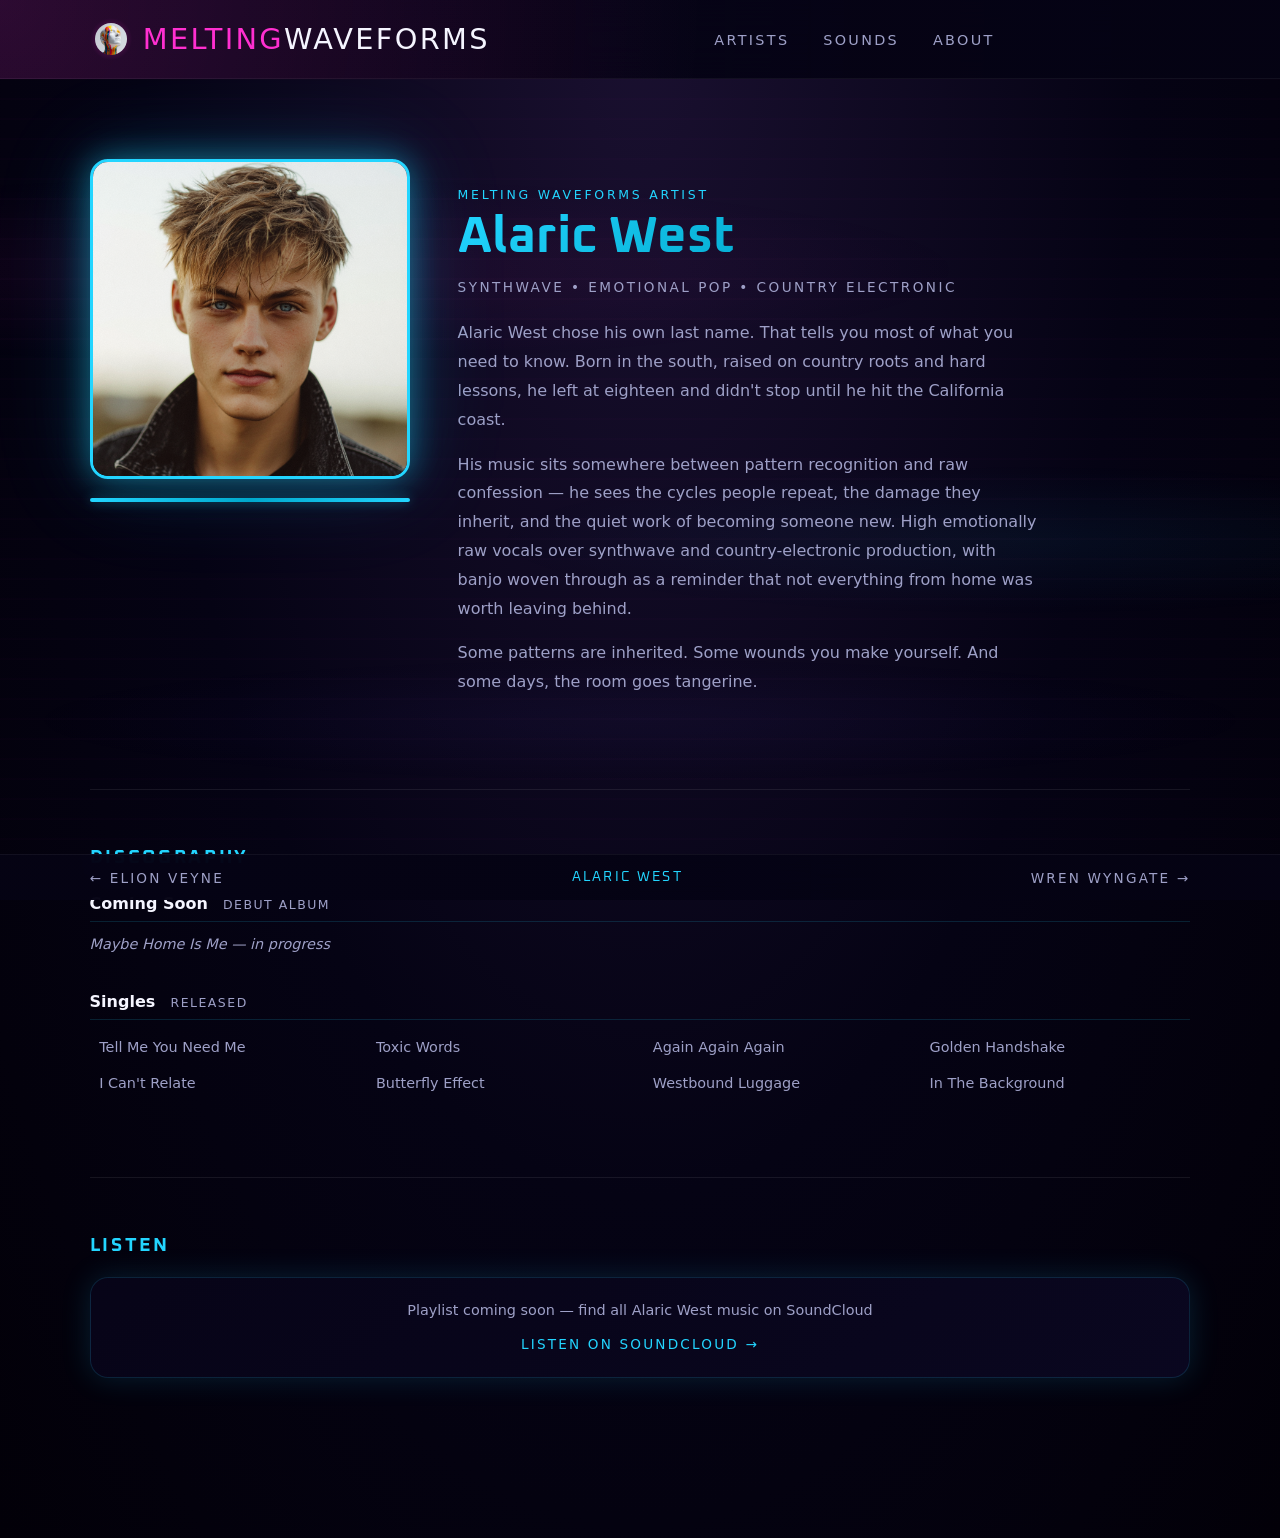
<file: alaric.html>
<!DOCTYPE html>
<html lang="en">
<head>
  <meta charset="UTF-8" />
  <meta name="viewport" content="width=device-width, initial-scale=1.0" />
  <title>Alaric West — Melting Waveforms</title>
  <meta name="description" content="Alaric West is an emotionally raw synthwave artist exploring cycles, heartbreak, and the long road to finding home in yourself." />
  <link rel="stylesheet" href="styles.css" />
  <link rel="preconnect" href="https://fonts.googleapis.com">
  <link rel="preconnect" href="https://fonts.gstatic.com" crossorigin>
  <link href="https://fonts.googleapis.com/css2?family=Space+Grotesk:wght@400;500;700&family=Oxanium:wght@500;700&display=swap" rel="stylesheet">
  <style>
    :root {
      --artist-color: #23d5ff;
      --artist-color-dim: rgba(35, 213, 255, 0.15);
      --artist-color-glow: rgba(35, 213, 255, 0.4);
      --artist-gradient: linear-gradient(135deg, #23d5ff, #00a8cc, #23d5ff);
    }

    .artist-page {
      min-height: 100vh;
      padding: 0 7vw 120px;
    }

    .artist-header {
      display: grid;
      grid-template-columns: 320px 1fr;
      gap: 3rem;
      padding: 80px 0 60px;
      align-items: start;
    }

    .artist-photo-wrap {
      position: relative;
    }

    .artist-photo {
      width: 100%;
      aspect-ratio: 1;
      object-fit: cover;
      border-radius: 18px;
      border: 3px solid var(--artist-color);
      box-shadow:
        0 0 30px var(--artist-color-glow),
        0 0 60px var(--artist-color-dim),
        0 0 100px var(--artist-color-dim);
      display: block;
    }

    .artist-color-bar {
      width: 100%;
      height: 4px;
      background: var(--artist-gradient);
      border-radius: 999px;
      margin-top: 1.2rem;
      box-shadow: 0 0 12px var(--artist-color-glow);
    }

    .artist-info {
      padding-top: 1rem;
    }

    .artist-label {
      font-size: 0.78rem;
      text-transform: uppercase;
      letter-spacing: 0.22em;
      color: var(--artist-color);
      margin-bottom: 0.5rem;
    }

    .artist-name {
      font-family: "Oxanium", system-ui, sans-serif;
      font-size: clamp(2rem, 4vw, 3.2rem);
      font-weight: 700;
      line-height: 1.08;
      margin: 0 0 0.5rem;
      background: var(--artist-gradient);
      -webkit-background-clip: text;
      background-clip: text;
      color: transparent;
    }

    .artist-genre {
      font-size: 0.85rem;
      color: var(--muted);
      text-transform: uppercase;
      letter-spacing: 0.18em;
      margin-bottom: 1.5rem;
    }

    .artist-bio {
      font-size: 1rem;
      line-height: 1.8;
      color: var(--muted);
      max-width: 580px;
      margin-bottom: 2rem;
    }

    .artist-bio p {
      margin: 0 0 1rem;
    }

    .discography {
      padding: 40px 0;
      border-top: 1px solid var(--border-subtle);
    }

    .discography-title {
      font-family: "Oxanium", system-ui, sans-serif;
      font-size: 1.2rem;
      letter-spacing: 0.14em;
      text-transform: uppercase;
      color: var(--artist-color);
      margin-bottom: 1.5rem;
    }

    .album-block {
      margin-bottom: 2.5rem;
    }

    .album-name {
      font-size: 1rem;
      font-weight: 700;
      color: var(--text);
      margin-bottom: 0.8rem;
      padding-bottom: 0.5rem;
      border-bottom: 1px solid var(--artist-color-dim);
    }

    .album-name span {
      font-size: 0.78rem;
      font-weight: 400;
      color: var(--muted);
      margin-left: 0.6rem;
      text-transform: uppercase;
      letter-spacing: 0.12em;
    }

    .song-list {
      list-style: none;
      padding: 0;
      margin: 0;
      display: grid;
      grid-template-columns: repeat(auto-fill, minmax(220px, 1fr));
      gap: 0.4rem;
    }

    .song-list li {
      font-size: 0.9rem;
      color: var(--muted);
      padding: 0.4rem 0.6rem;
      border-radius: 6px;
      transition: background 0.15s ease, color 0.15s ease;
    }

    .song-list li:hover {
      background: var(--artist-color-dim);
      color: var(--text);
    }

    .player-section {
      padding: 40px 0;
      border-top: 1px solid var(--border-subtle);
    }

    .player-section h2 {
      font-family: "Oxanium", system-ui, sans-serif;
      font-size: 1.2rem;
      letter-spacing: 0.14em;
      text-transform: uppercase;
      color: var(--artist-color);
      margin-bottom: 1.2rem;
    }

    .player-wrap {
      border-radius: var(--radius-lg);
      overflow: hidden;
      border: 1px solid var(--artist-color-dim);
      box-shadow: 0 0 30px var(--artist-color-dim);
      padding: 1.5rem;
      background: linear-gradient(145deg, rgba(7,4,24,0.98), rgba(10,7,32,0.98));
      text-align: center;
    }

    .player-wrap p {
      color: var(--muted);
      font-size: 0.9rem;
      margin: 0 0 1rem;
    }

    .player-wrap a {
      color: var(--artist-color);
      text-decoration: none;
      font-size: 0.85rem;
      text-transform: uppercase;
      letter-spacing: 0.16em;
    }

    .player-wrap a:hover {
      text-decoration: underline;
    }

    .artist-nav {
      position: fixed;
      bottom: 0;
      left: 0;
      right: 0;
      z-index: 20;
      display: flex;
      align-items: center;
      justify-content: space-between;
      padding: 14px 7vw;
      backdrop-filter: blur(18px);
      background: linear-gradient(to right, rgba(5,3,20,0.96), rgba(5,3,20,0.9));
      border-top: 1px solid rgba(255,255,255,0.05);
    }

    .artist-nav a {
      display: inline-flex;
      align-items: center;
      gap: 0.5rem;
      font-size: 0.85rem;
      text-transform: uppercase;
      letter-spacing: 0.16em;
      color: var(--muted);
      text-decoration: none;
      transition: color 0.2s ease;
    }

    .artist-nav a:hover {
      color: var(--artist-color);
    }

    .artist-nav .current {
      font-family: "Oxanium", system-ui, sans-serif;
      font-size: 0.85rem;
      text-transform: uppercase;
      letter-spacing: 0.16em;
      color: var(--artist-color);
    }

    @media (max-width: 800px) {
      .artist-header {
        grid-template-columns: 1fr;
        gap: 2rem;
        padding: 60px 0 40px;
      }

      .artist-photo-wrap {
        max-width: 280px;
        margin: 0 auto;
      }

      .artist-page {
        padding-inline: 5vw;
      }

      .artist-nav {
        padding-inline: 5vw;
      }
    }
  </style>
</head>
<body>
  <div class="bg-grid"></div>
  <div class="bg-glow bg-glow-1"></div>
  <div class="bg-glow bg-glow-2"></div>

  <header class="site-header">
    <a class="logo" href="index.html" aria-label="Melting Waveforms home">
      <img src="logo.png" alt="Melting Waveforms logo" class="logo-img" style="height: 42px; width: auto;" />
      <span>Melting</span> Waveforms
    </a>
    <nav class="nav">
      <a href="index.html#artists">Artists</a>
      <a href="index.html#sounds">Sounds</a>
      <a href="index.html#about">About</a>
    </nav>
  </header>

  <main class="artist-page">
    <section class="artist-header">
      <div class="artist-photo-wrap">
        <img src="Alaric.png" alt="Alaric West" class="artist-photo" />
        <div class="artist-color-bar"></div>
      </div>

      <div class="artist-info">
        <p class="artist-label">Melting Waveforms Artist</p>
        <h1 class="artist-name">Alaric West</h1>
        <p class="artist-genre">Synthwave • Emotional Pop • Country Electronic</p>
        <div class="artist-bio">
          <p>Alaric West chose his own last name. That tells you most of what you need to know. Born in the south, raised on country roots and hard lessons, he left at eighteen and didn't stop until he hit the California coast.</p>
          <p>His music sits somewhere between pattern recognition and raw confession — he sees the cycles people repeat, the damage they inherit, and the quiet work of becoming someone new. High emotionally raw vocals over synthwave and country-electronic production, with banjo woven through as a reminder that not everything from home was worth leaving behind.</p>
          <p>Some patterns are inherited. Some wounds you make yourself. And some days, the room goes tangerine.</p>
        </div>
      </div>
    </section>

    <section class="discography">
      <h2 class="discography-title">Discography</h2>

     <div class="album-block">
  <p class="album-name">Coming Soon <span>Debut Album</span></p>
  <p style="font-size: 0.9rem; color: var(--muted); font-style: italic;">
    Maybe Home Is Me — in progress
  </p>
</div>

    <div class="album-block">
    <p class="album-name">Singles <span>Released</span></p>
      <ul class="song-list">
        <li>Tell Me You Need Me</li>
        <li>Toxic Words</li>
        <li>Again Again Again</li>
        <li>Golden Handshake</li>
        <li>I Can't Relate</li>
        <li>Butterfly Effect</li>
        <li>Westbound Luggage</li>
        <li>In The Background</li>
      </ul>
    </div>
    </section>

    <section class="player-section">
      <h2>Listen</h2>
      <div class="player-wrap">
        <p>Playlist coming soon — find all Alaric West music on SoundCloud</p>
        <a href="https://soundcloud.com/melting-waveforms" target="_blank">Listen on SoundCloud →</a>
      </div>
    </section>
  </main>

  <nav class="artist-nav">
    <a href="elion.html">← Elion Veyne</a>
    <span class="current">Alaric West</span>
    <a href="wren.html">Wren Wyngate →</a>
  </nav>

  <script>
    const glow = document.createElement('div');
    glow.style.cssText = `
      position: fixed;
      width: 320px;
      height: 320px;
      border-radius: 50%;
      pointer-events: none;
      z-index: 9999;
      transform: translate(-50%, -50%);
      background: radial-gradient(circle, rgba(35,213,255,0.12) 0%, rgba(0,168,204,0.07) 40%, transparent 70%);
      transition: opacity 0.3s ease;
      opacity: 0;
    `;
    document.body.appendChild(glow);

    document.addEventListener('mousemove', (e) => {
      glow.style.left = e.clientX + 'px';
      glow.style.top = e.clientY + 'px';
      glow.style.opacity = '1';
    });

    document.addEventListener('mouseleave', () => {
      glow.style.opacity = '0';
    });
  </script>
</body>
</html>
</file>
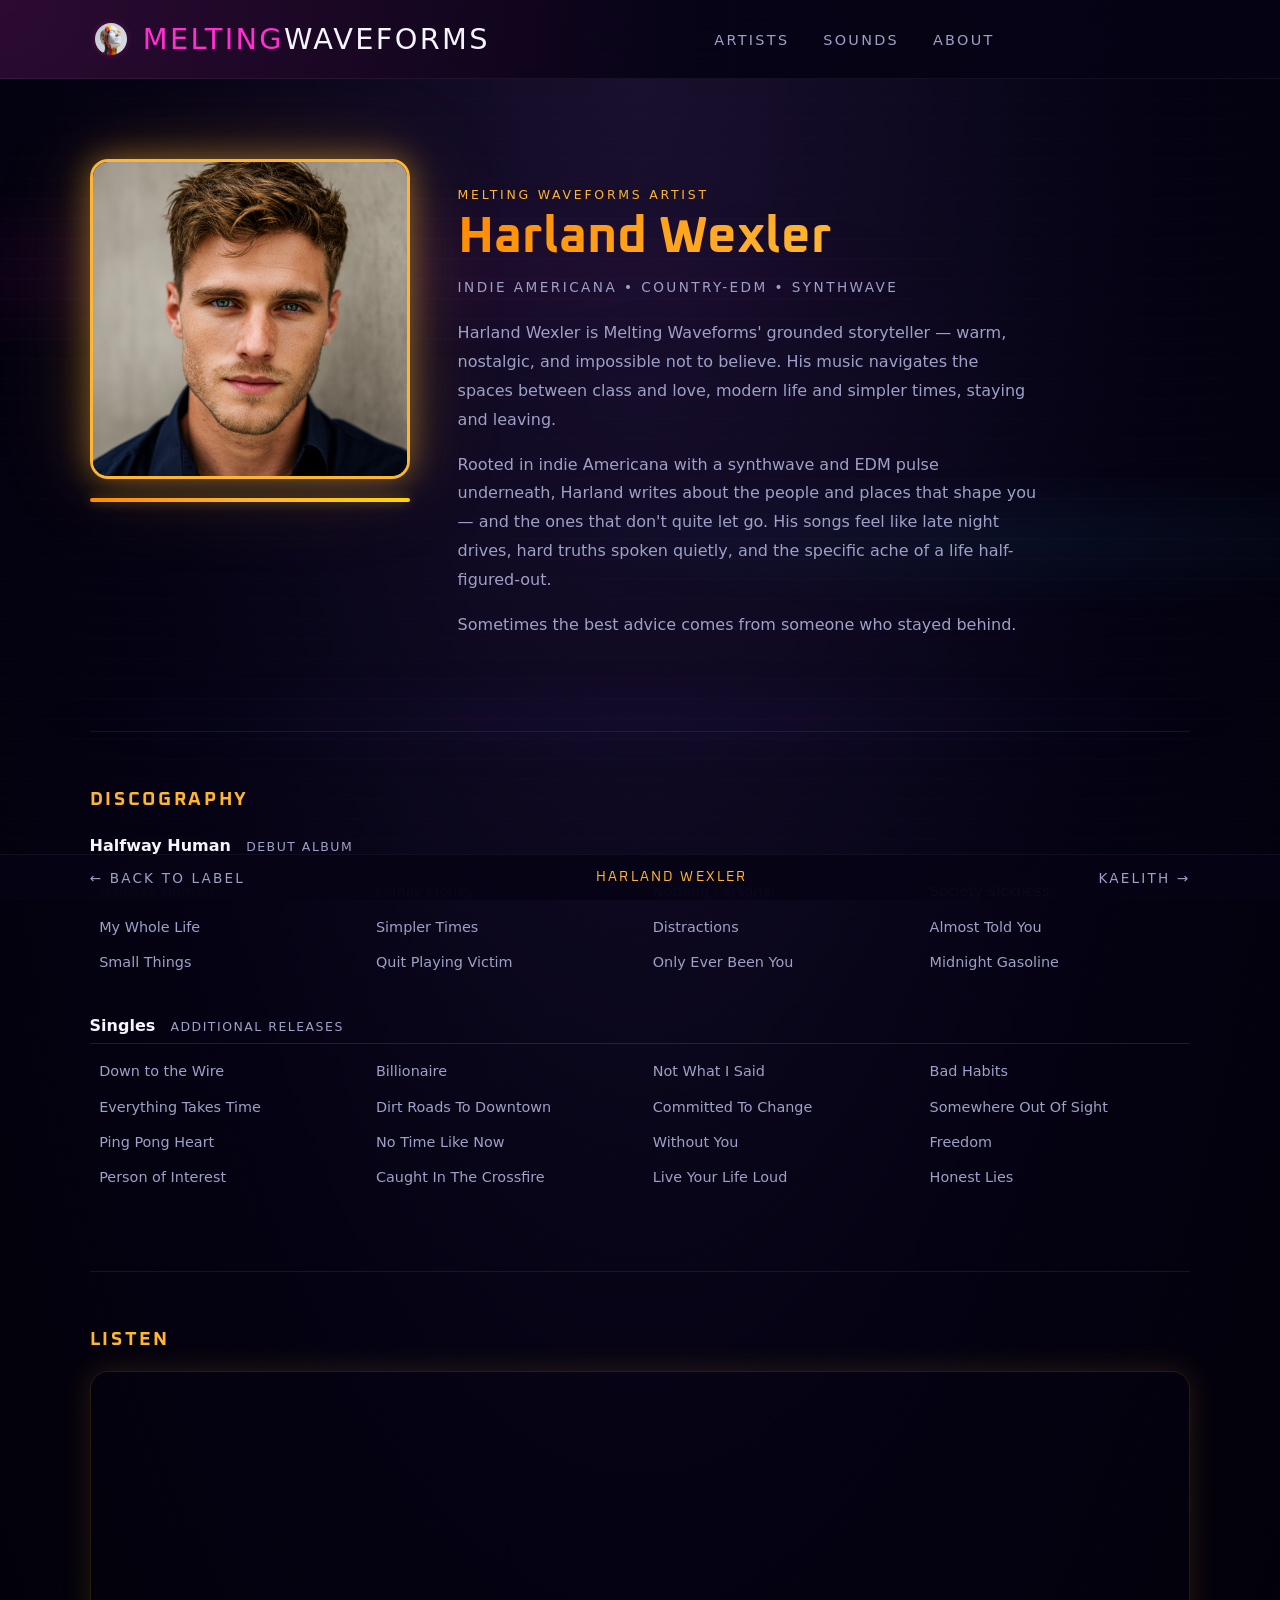
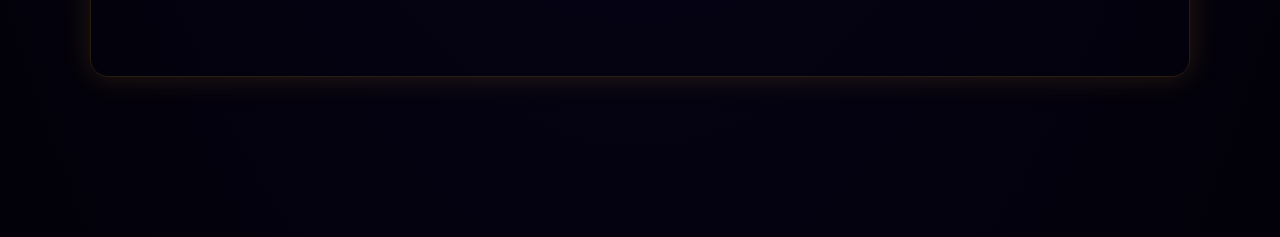
<file: harland.html>
<!DOCTYPE html>
<html lang="en">
<head>
  <meta charset="UTF-8" />
  <meta name="viewport" content="width=device-width, initial-scale=1.0" />
  <title>Harland Wexler — Melting Waveforms</title>
  <meta name="description" content="Harland Wexler is a grounded indie Americana country-EDM artist. Warm, nostalgic, reflective storytelling about love, class, and modern life." />
  <link rel="stylesheet" href="styles.css" />
  <link rel="preconnect" href="https://fonts.googleapis.com">
  <link rel="preconnect" href="https://fonts.gstatic.com" crossorigin>
  <link href="https://fonts.googleapis.com/css2?family=Space+Grotesk:wght@400;500;700&family=Oxanium:wght@500;700&display=swap" rel="stylesheet">
  <style>
    /* Harland amber/gold color overrides */
    :root {
      --artist-color: #ffb432;
      --artist-color-dim: rgba(255, 180, 50, 0.15);
      --artist-color-glow: rgba(255, 180, 50, 0.4);
      --artist-gradient: linear-gradient(135deg, #ff8c00, #ffb432, #ffd700);
    }

    .artist-page {
      min-height: 100vh;
      padding: 0 7vw 120px;
    }

    .artist-header {
      display: grid;
      grid-template-columns: 320px 1fr;
      gap: 3rem;
      padding: 80px 0 60px;
      align-items: start;
    }

    .artist-photo-wrap {
      position: relative;
    }

    .artist-photo {
      width: 100%;
      aspect-ratio: 1;
      object-fit: cover;
      border-radius: 18px;
      border: 3px solid var(--artist-color);
      box-shadow:
        0 0 30px var(--artist-color-glow),
        0 0 60px var(--artist-color-dim),
        0 0 100px var(--artist-color-dim);
      display: block;
    }

    .artist-color-bar {
      width: 100%;
      height: 4px;
      background: var(--artist-gradient);
      border-radius: 999px;
      margin-top: 1.2rem;
      box-shadow: 0 0 12px var(--artist-color-glow);
    }

    .artist-info {
      padding-top: 1rem;
    }

    .artist-label {
      font-size: 0.78rem;
      text-transform: uppercase;
      letter-spacing: 0.22em;
      color: var(--artist-color);
      margin-bottom: 0.5rem;
    }

    .artist-name {
      font-family: "Oxanium", system-ui, sans-serif;
      font-size: clamp(2rem, 4vw, 3.2rem);
      font-weight: 700;
      line-height: 1.08;
      margin: 0 0 0.5rem;
      background: var(--artist-gradient);
      -webkit-background-clip: text;
      background-clip: text;
      color: transparent;
    }

    .artist-genre {
      font-size: 0.85rem;
      color: var(--muted);
      text-transform: uppercase;
      letter-spacing: 0.18em;
      margin-bottom: 1.5rem;
    }

    .artist-bio {
      font-size: 1rem;
      line-height: 1.8;
      color: var(--muted);
      max-width: 580px;
      margin-bottom: 2rem;
    }

    .artist-bio p {
      margin: 0 0 1rem;
    }

    /* Discography */
    .discography {
      padding: 40px 0;
      border-top: 1px solid var(--border-subtle);
    }

    .discography-title {
      font-family: "Oxanium", system-ui, sans-serif;
      font-size: 1.2rem;
      letter-spacing: 0.14em;
      text-transform: uppercase;
      color: var(--artist-color);
      margin-bottom: 1.5rem;
    }

    .album-block {
      margin-bottom: 2.5rem;
    }

    .album-name {
      font-size: 1rem;
      font-weight: 700;
      color: var(--text);
      margin-bottom: 0.8rem;
      padding-bottom: 0.5rem;
      border-bottom: 1px solid var(--artist-color-dim);
    }

    .album-name span {
      font-size: 0.78rem;
      font-weight: 400;
      color: var(--muted);
      margin-left: 0.6rem;
      text-transform: uppercase;
      letter-spacing: 0.12em;
    }

    .song-list {
      list-style: none;
      padding: 0;
      margin: 0;
      display: grid;
      grid-template-columns: repeat(auto-fill, minmax(220px, 1fr));
      gap: 0.4rem;
    }

    .song-list li {
      font-size: 0.9rem;
      color: var(--muted);
      padding: 0.4rem 0.6rem;
      border-radius: 6px;
      transition: background 0.15s ease, color 0.15s ease;
    }

    .song-list li:hover {
      background: var(--artist-color-dim);
      color: var(--text);
    }

    /* Player */
    .player-section {
      padding: 40px 0;
      border-top: 1px solid var(--border-subtle);
    }

    .player-section h2 {
      font-family: "Oxanium", system-ui, sans-serif;
      font-size: 1.2rem;
      letter-spacing: 0.14em;
      text-transform: uppercase;
      color: var(--artist-color);
      margin-bottom: 1.2rem;
    }

    .player-wrap {
      border-radius: var(--radius-lg);
      overflow: hidden;
      border: 1px solid var(--artist-color-dim);
      box-shadow: 0 0 30px var(--artist-color-dim);
    }

    /* Bottom navigation */
    .artist-nav {
      position: fixed;
      bottom: 0;
      left: 0;
      right: 0;
      z-index: 20;
      display: flex;
      align-items: center;
      justify-content: space-between;
      padding: 14px 7vw;
      backdrop-filter: blur(18px);
      background: linear-gradient(to right, rgba(5,3,20,0.96), rgba(5,3,20,0.9));
      border-top: 1px solid rgba(255,255,255,0.05);
    }

    .artist-nav a {
      display: inline-flex;
      align-items: center;
      gap: 0.5rem;
      font-size: 0.85rem;
      text-transform: uppercase;
      letter-spacing: 0.16em;
      color: var(--muted);
      text-decoration: none;
      transition: color 0.2s ease;
    }

    .artist-nav a:hover {
      color: var(--artist-color);
    }

    .artist-nav .current {
      font-family: "Oxanium", system-ui, sans-serif;
      font-size: 0.85rem;
      text-transform: uppercase;
      letter-spacing: 0.16em;
      color: var(--artist-color);
    }

    /* Responsive */
    @media (max-width: 800px) {
      .artist-header {
        grid-template-columns: 1fr;
        gap: 2rem;
        padding: 60px 0 40px;
      }

      .artist-photo-wrap {
        max-width: 280px;
        margin: 0 auto;
      }

      .artist-page {
        padding-inline: 5vw;
      }

      .artist-nav {
        padding-inline: 5vw;
      }
    }
  </style>
</head>
<body>
  <div class="bg-grid"></div>
  <div class="bg-glow bg-glow-1"></div>
  <div class="bg-glow bg-glow-2"></div>

  <header class="site-header">
    <a class="logo" href="index.html" aria-label="Melting Waveforms home">
      <img src="logo.png" alt="Melting Waveforms logo" class="logo-img" style="height: 42px; width: auto;" />
      <span>Melting</span> Waveforms
    </a>
    <nav class="nav">
      <a href="index.html#artists">Artists</a>
      <a href="index.html#sounds">Sounds</a>
      <a href="index.html#about">About</a>
    </nav>
  </header>

  <main class="artist-page">
    <section class="artist-header">
      <div class="artist-photo-wrap">
        <img src="HW.png" alt="Harland Wexler" class="artist-photo" />
        <div class="artist-color-bar"></div>
      </div>

      <div class="artist-info">
        <p class="artist-label">Melting Waveforms Artist</p>
        <h1 class="artist-name">Harland Wexler</h1>
        <p class="artist-genre">Indie Americana • Country-EDM • Synthwave</p>
        <div class="artist-bio">
          <p>Harland Wexler is Melting Waveforms' grounded storyteller — warm, nostalgic, and impossible not to believe. His music navigates the spaces between class and love, modern life and simpler times, staying and leaving.</p>
          <p>Rooted in indie Americana with a synthwave and EDM pulse underneath, Harland writes about the people and places that shape you — and the ones that don't quite let go. His songs feel like late night drives, hard truths spoken quietly, and the specific ache of a life half-figured-out.</p>
          <p>Sometimes the best advice comes from someone who stayed behind.</p>
        </div>
      </div>
    </section>

    <section class="discography">
      <h2 class="discography-title">Discography</h2>

      <div class="album-block">
        <p class="album-name">Halfway Human <span>Debut Album</span></p>
        <ul class="song-list">
          <li>Halfway Human</li>
          <li>Family Money</li>
          <li>Nothing Personal</li>
          <li>Society Sickness</li>
          <li>My Whole Life</li>
          <li>Simpler Times</li>
          <li>Distractions</li>
          <li>Almost Told You</li>
          <li>Small Things</li>
          <li>Quit Playing Victim</li>
          <li>Only Ever Been You</li>
          <li>Midnight Gasoline</li>
        </ul>
      </div>

      <div class="album-block">
        <p class="album-name">Singles <span>Additional releases</span></p>
        <ul class="song-list">
          <li>Down to the Wire</li>
          <li>Billionaire</li>
          <li>Not What I Said</li>
          <li>Bad Habits</li>
          <li>Everything Takes Time</li>
          <li>Dirt Roads To Downtown</li>
          <li>Committed To Change</li>
          <li>Somewhere Out Of Sight</li>
          <li>Ping Pong Heart</li>
          <li>No Time Like Now</li>
          <li>Without You</li>
          <li>Freedom</li>
          <li>Person of Interest</li>
          <li>Caught In The Crossfire</li>
          <li>Live Your Life Loud</li>
          <li>Honest Lies</li>
        </ul>
      </div>
    </section>

    <section class="player-section">
      <h2>Listen</h2>
      <div class="player-wrap">
        <iframe width="100%" height="300" scrolling="no" frameborder="no" allow="autoplay" src="https://w.soundcloud.com/player/?url=https%3A//api.soundcloud.com/playlists/soundcloud%253Aplaylists%253A2217458384&color=%23ffb432&auto_play=false&hide_related=false&show_comments=true&show_user=true&show_reposts=false&show_teaser=true&visual=true"></iframe>
      </div>
    </section>
  </main>

  <nav class="artist-nav">
    <a href="index.html">← Back to Label</a>
    <span class="current">Harland Wexler</span>
    <a href="kaelith.html">Kaelith →</a>
  </nav>

  <script>
    document.getElementById('year') && (document.getElementById('year').textContent = new Date().getFullYear());

    const glow = document.createElement('div');
    glow.style.cssText = `
      position: fixed;
      width: 320px;
      height: 320px;
      border-radius: 50%;
      pointer-events: none;
      z-index: 9999;
      transform: translate(-50%, -50%);
      background: radial-gradient(circle, rgba(255,180,50,0.12) 0%, rgba(255,140,0,0.07) 40%, transparent 70%);
      transition: opacity 0.3s ease;
      opacity: 0;
    `;
    document.body.appendChild(glow);

    document.addEventListener('mousemove', (e) => {
      glow.style.left = e.clientX + 'px';
      glow.style.top = e.clientY + 'px';
      glow.style.opacity = '1';
    });

    document.addEventListener('mouseleave', () => {
      glow.style.opacity = '0';
    });
  </script>
</body>
</html>
</file>
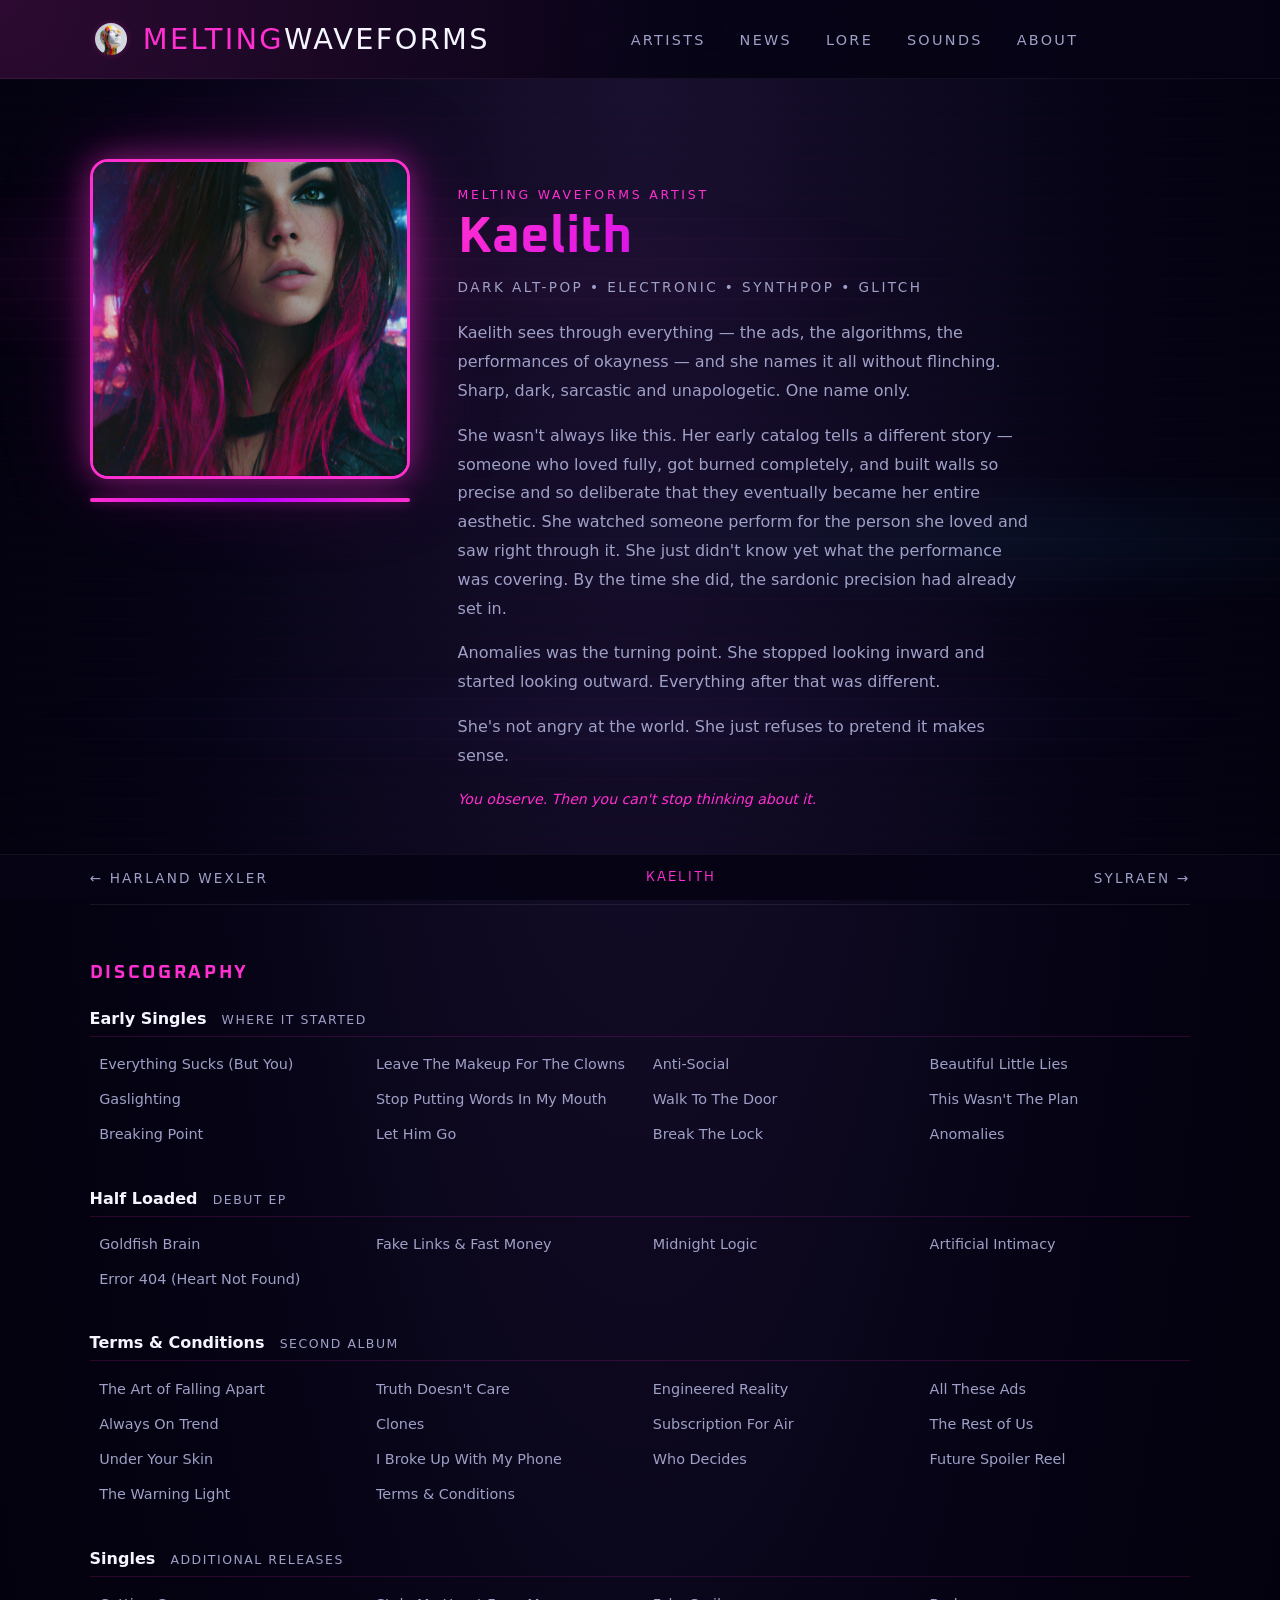
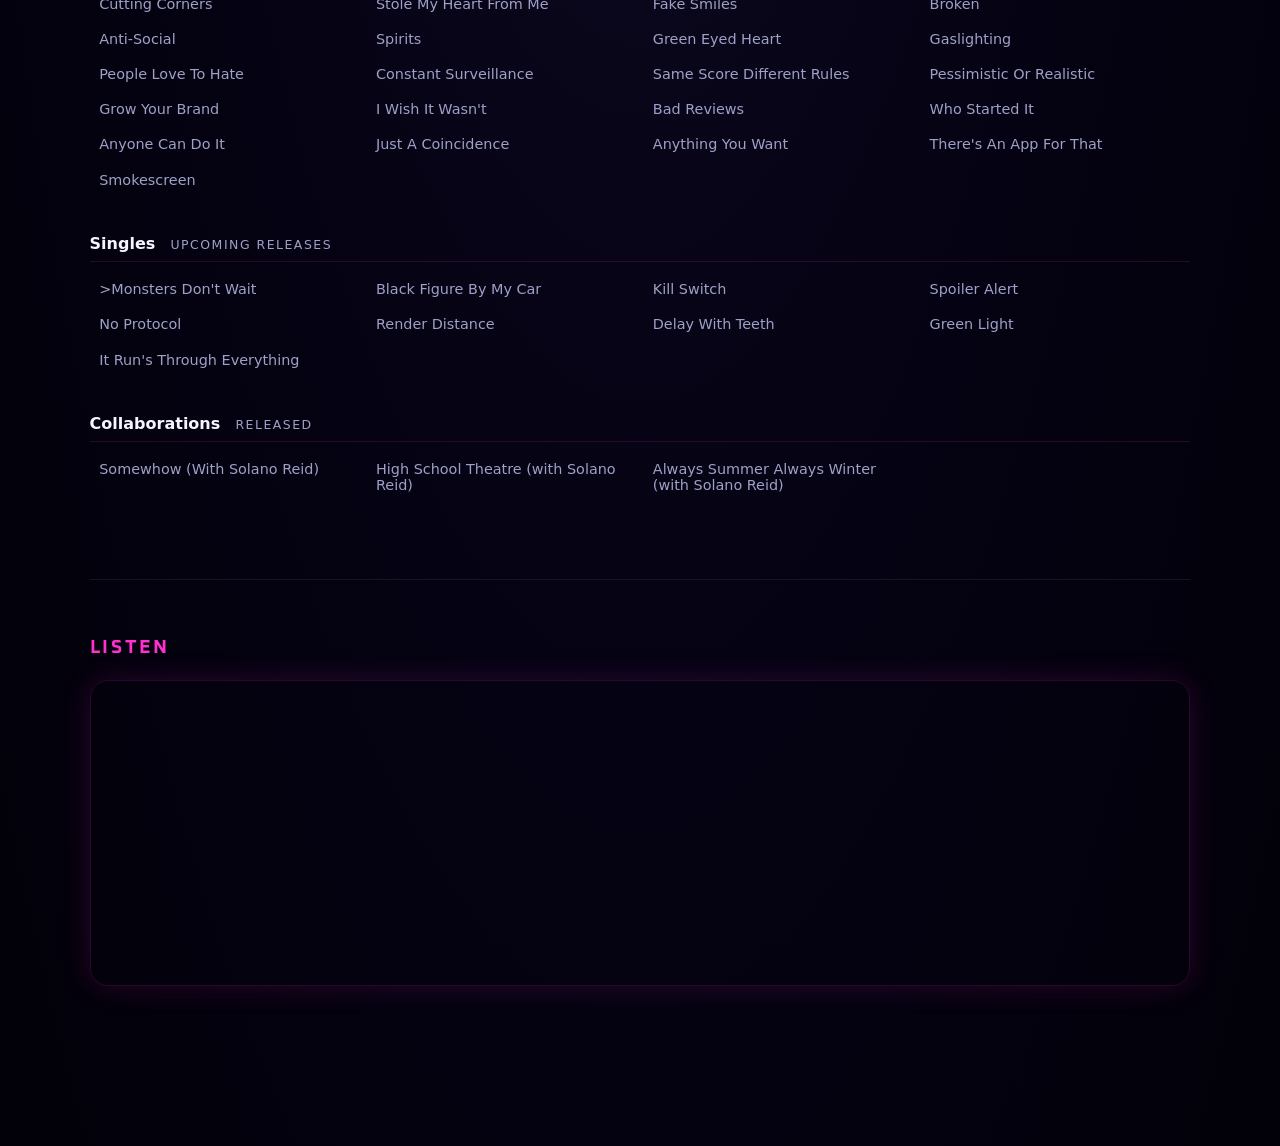
<file: kaelith.html>
<!DOCTYPE html>
<html lang="en">
<head>
  <!-- Google tag (gtag.js) -->
<script async src="https://www.googletagmanager.com/gtag/js?id=G-TZS1TSNKHJ"></script>
<script>
  window.dataLayer = window.dataLayer || [];
  function gtag(){dataLayer.push(arguments);}
  gtag('js', new Date());
  gtag('config', 'G-TZS1TSNKHJ');
</script>
  <meta charset="UTF-8" />
  <meta name="viewport" content="width=device-width, initial-scale=1.0" />
  <title>Kaelith — Melting Waveforms</title>
  <meta name="description" content="Kaelith is a sharp, dark, sarcastic alt-electronic pop artist with social commentary and bite. One name only." />
  <link rel="stylesheet" href="styles.css" />
  <link rel="preconnect" href="https://fonts.googleapis.com">
  <link rel="preconnect" href="https://fonts.gstatic.com" crossorigin>
  <link href="https://fonts.googleapis.com/css2?family=Space+Grotesk:wght@400;500;700&family=Oxanium:wght@500;700&display=swap" rel="stylesheet">
  <style>
    :root {
      --artist-color: #ff2fd0;
      --artist-color-dim: rgba(255, 47, 208, 0.15);
      --artist-color-glow: rgba(255, 47, 208, 0.4);
      --artist-gradient: linear-gradient(135deg, #ff2fd0, #bf00ff, #ff2fd0);
    }

    .artist-page {
      min-height: 100vh;
      padding: 0 7vw 120px;
    }

    .artist-header {
      display: grid;
      grid-template-columns: 320px 1fr;
      gap: 3rem;
      padding: 80px 0 60px;
      align-items: start;
    }

    .artist-photo-wrap {
      position: relative;
    }

    .artist-photo {
      width: 100%;
      aspect-ratio: 1;
      object-fit: cover;
      border-radius: 18px;
      border: 3px solid var(--artist-color);
      box-shadow:
        0 0 30px var(--artist-color-glow),
        0 0 60px var(--artist-color-dim),
        0 0 100px var(--artist-color-dim);
      display: block;
    }

    .artist-color-bar {
      width: 100%;
      height: 4px;
      background: var(--artist-gradient);
      border-radius: 999px;
      margin-top: 1.2rem;
      box-shadow: 0 0 12px var(--artist-color-glow);
    }

    .artist-info {
      padding-top: 1rem;
    }

    .artist-label {
      font-size: 0.78rem;
      text-transform: uppercase;
      letter-spacing: 0.22em;
      color: var(--artist-color);
      margin-bottom: 0.5rem;
    }

    .artist-name {
      font-family: "Oxanium", system-ui, sans-serif;
      font-size: clamp(2rem, 4vw, 3.2rem);
      font-weight: 700;
      line-height: 1.08;
      margin: 0 0 0.5rem;
      background: var(--artist-gradient);
      -webkit-background-clip: text;
      background-clip: text;
      color: transparent;
    }

    .artist-genre {
      font-size: 0.85rem;
      color: var(--muted);
      text-transform: uppercase;
      letter-spacing: 0.18em;
      margin-bottom: 1.5rem;
    }

    .artist-bio {
      font-size: 1rem;
      line-height: 1.8;
      color: var(--muted);
      max-width: 580px;
      margin-bottom: 2rem;
    }

    .artist-bio p {
      margin: 0 0 1rem;
    }

    .discography {
      padding: 40px 0;
      border-top: 1px solid var(--border-subtle);
    }

    .discography-title {
      font-family: "Oxanium", system-ui, sans-serif;
      font-size: 1.2rem;
      letter-spacing: 0.14em;
      text-transform: uppercase;
      color: var(--artist-color);
      margin-bottom: 1.5rem;
    }

    .album-block {
      margin-bottom: 2.5rem;
    }

    .album-name {
      font-size: 1rem;
      font-weight: 700;
      color: var(--text);
      margin-bottom: 0.8rem;
      padding-bottom: 0.5rem;
      border-bottom: 1px solid var(--artist-color-dim);
    }

    .album-name span {
      font-size: 0.78rem;
      font-weight: 400;
      color: var(--muted);
      margin-left: 0.6rem;
      text-transform: uppercase;
      letter-spacing: 0.12em;
    }

    .song-list {
      list-style: none;
      padding: 0;
      margin: 0;
      display: grid;
      grid-template-columns: repeat(auto-fill, minmax(220px, 1fr));
      gap: 0.4rem;
    }

    .song-list li {
      font-size: 0.9rem;
      color: var(--muted);
      padding: 0.4rem 0.6rem;
      border-radius: 6px;
      transition: background 0.15s ease, color 0.15s ease;
    }

    .song-list li:hover {
      background: var(--artist-color-dim);
      color: var(--text);
    }

    .player-section {
      padding: 40px 0;
      border-top: 1px solid var(--border-subtle);
    }

    .player-section h2 {
      font-family: "Oxanium", system-ui, sans-serif;
      font-size: 1.2rem;
      letter-spacing: 0.14em;
      text-transform: uppercase;
      color: var(--artist-color);
      margin-bottom: 1.2rem;
    }

    .player-wrap {
      border-radius: var(--radius-lg);
      overflow: hidden;
      border: 1px solid var(--artist-color-dim);
      box-shadow: 0 0 30px var(--artist-color-dim);
    }

    .artist-nav {
      position: fixed;
      bottom: 0;
      left: 0;
      right: 0;
      z-index: 20;
      display: flex;
      align-items: center;
      justify-content: space-between;
      padding: 14px 7vw;
      backdrop-filter: blur(18px);
      background: linear-gradient(to right, rgba(5,3,20,0.96), rgba(5,3,20,0.9));
      border-top: 1px solid rgba(255,255,255,0.05);
    }

    .artist-nav a {
      display: inline-flex;
      align-items: center;
      gap: 0.5rem;
      font-size: 0.85rem;
      text-transform: uppercase;
      letter-spacing: 0.16em;
      color: var(--muted);
      text-decoration: none;
      transition: color 0.2s ease;
    }

    .artist-nav a:hover {
      color: var(--artist-color);
    }

    .artist-nav .current {
      font-family: "Oxanium", system-ui, sans-serif;
      font-size: 0.85rem;
      text-transform: uppercase;
      letter-spacing: 0.16em;
      color: var(--artist-color);
    }

    @media (max-width: 800px) {
      .artist-header {
        grid-template-columns: 1fr;
        gap: 2rem;
        padding: 60px 0 40px;
      }

      .artist-photo-wrap {
        max-width: 280px;
        margin: 0 auto;
      }

      .artist-page {
        padding-inline: 5vw;
      }

      .artist-nav {
        padding-inline: 5vw;
      }
    }
  </style>
</head>
<body>
  <div class="bg-grid"></div>
  <div class="bg-glow bg-glow-1"></div>
  <div class="bg-glow bg-glow-2"></div>

  <header class="site-header">
    <a class="logo" href="index.html" aria-label="Melting Waveforms home">
      <img src="logo.png" alt="Melting Waveforms logo" class="logo-img" style="height: 42px; width: auto;" />
      <span>Melting</span> Waveforms
    </a>
    <nav class="nav">
      <a href="index.html#artists">Artists</a>
      <a href="news.html">News</a>
      <a href="lore.html">Lore</a>
      <a href="index.html#sounds">Sounds</a>
      <a href="index.html#about">About</a>
    </nav>
  </header>

  <main class="artist-page">
    <section class="artist-header">
      <div class="artist-photo-wrap">
        <img src="kaelith1.png" alt="Kaelith" class="artist-photo" />
        <div class="artist-color-bar"></div>
      </div>

      <div class="artist-info">
        <p class="artist-label">Melting Waveforms Artist</p>
        <h1 class="artist-name">Kaelith</h1>
        <p class="artist-genre">Dark Alt-Pop • Electronic • Synthpop • Glitch</p>
        <div class="artist-bio">
          <p>Kaelith sees through everything — the ads, the algorithms, the performances of okayness — and she names it all without flinching. Sharp, dark, sarcastic and unapologetic. One name only.</p>
          <p>She wasn't always like this. Her early catalog tells a different story — someone who loved fully, got burned completely, and built walls so precise and so deliberate that they eventually became her entire aesthetic. She watched someone perform for the person she loved and saw right through it. She just didn't know yet what the performance was covering. By the time she did, the sardonic precision had already set in.</p>
          <p>Anomalies was the turning point. She stopped looking inward and started looking outward. Everything after that was different.</p>
          <p>She's not angry at the world. She just refuses to pretend it makes sense.</p>
          <p style="font-size: 0.88rem; color: var(--artist-color); font-style: italic;">You observe. Then you can't stop thinking about it.</p>
        </div>
      </div>
    </section>

    <section class="discography">
      <h2 class="discography-title">Discography</h2>

      <div class="album-block">
        <p class="album-name">Early Singles <span>Where It Started</span></p>
        <ul class="song-list">
          <li>Everything Sucks (But You)</li>
          <li>Leave The Makeup For The Clowns</li>
          <li>Anti-Social</li>
          <li>Beautiful Little Lies</li>
          <li>Gaslighting</li>
          <li>Stop Putting Words In My Mouth</li>
          <li>Walk To The Door</li>
          <li>This Wasn't The Plan</li>
          <li>Breaking Point</li>
          <li>Let Him Go</li>
          <li>Break The Lock</li>
          <li>Anomalies</li>
        </ul>
      </div>

      <div class="album-block">
        <p class="album-name">Half Loaded <span>Debut EP</span></p>
        <ul class="song-list">
          <li>Goldfish Brain</li>
          <li>Fake Links & Fast Money</li>
          <li>Midnight Logic</li>
          <li>Artificial Intimacy</li>
          <li>Error 404 (Heart Not Found)</li>
        </ul>
      </div>

      <div class="album-block">
        <p class="album-name">Terms & Conditions <span>Second Album</span></p>
        <ul class="song-list">
          <li>The Art of Falling Apart</li>
          <li>Truth Doesn't Care</li>
          <li>Engineered Reality</li>
          <li>All These Ads</li>
          <li>Always On Trend</li>
          <li>Clones</li>
          <li>Subscription For Air</li>
          <li>The Rest of Us</li>
          <li>Under Your Skin</li>
          <li>I Broke Up With My Phone</li>
          <li>Who Decides</li>
          <li>Future Spoiler Reel</li>
          <li>The Warning Light</li>
          <li>Terms & Conditions</li>
        </ul>
      </div>

      <div class="album-block">
        <p class="album-name">Singles <span>Additional Releases</span></p>
        <ul class="song-list">
          <li>Cutting Corners</li>
          <li>Stole My Heart From Me</li>
          <li>Fake Smiles</li>
          <li>Broken</li>
          <li>Anti-Social</li>
          <li>Spirits</li>
          <li>Green Eyed Heart</li>
          <li>Gaslighting</li>
          <li>People Love To Hate</li>
          <li>Constant Surveillance</li>
          <li>Same Score Different Rules</li>
          <li>Pessimistic Or Realistic</li>
          <li>Grow Your Brand</li>
          <li>I Wish It Wasn't</li>
          <li>Bad Reviews</li>
          <li>Who Started It</li>
          <li>Anyone Can Do It</li>
          <li>Just A Coincidence</li>
          <li>Anything You Want</li>
          <li>There's An App For That</li>
          <li>Smokescreen</li>
        </ul>
      </div>
          
        <div class="album-block">
          <p class="album-name">Singles <span>Upcoming Releases</span></p>
          <ul class="song-list">
            <li>>Monsters Don't Wait</li>
            <li>Black Figure By My Car</li>
            <li>Kill Switch</li>
            <li>Spoiler Alert</li>
            <li>No Protocol</li>
            <li>Render Distance</li>
            <li>Delay With Teeth</li>
            <li>Green Light</li>
            <li>It Run's Through Everything</li>
          
        </ul>
      </div>

      <div class="album-block">
        <p class="album-name">Collaborations <span>Released</span></p>
        <ul class="song-list">
          <li>Somewhow (With Solano Reid)</li>
          <li>High School Theatre (with Solano Reid)</li>
          <li>Always Summer Always Winter (with Solano Reid)</li>
        </ul>
      </div>
    </section>

    <section class="player-section">
      <h2>Listen</h2>
      <div class="player-wrap">
        <iframe width="100%" height="300" scrolling="no" frameborder="no" allow="autoplay" src="https://w.soundcloud.com/player/?url=https%3A//api.soundcloud.com/playlists/soundcloud%253Aplaylists%253A2231213084&color=%23ff2fd0&auto_play=false&hide_related=false&show_comments=true&show_user=true&show_reposts=false&show_teaser=true&visual=true"></iframe>
      </div>
    </section>
  </main>

  <nav class="artist-nav">
    <a href="harland.html">← Harland Wexler</a>
    <span class="current">Kaelith</span>
    <a href="sylraen.html">Sylraen →</a>
  </nav>

  <script>
    const glow = document.createElement('div');
    glow.style.cssText = `
      position: fixed;
      width: 320px;
      height: 320px;
      border-radius: 50%;
      pointer-events: none;
      z-index: 9999;
      transform: translate(-50%, -50%);
      background: radial-gradient(circle, rgba(255,47,208,0.12) 0%, rgba(191,0,255,0.07) 40%, transparent 70%);
      transition: opacity 0.3s ease;
      opacity: 0;
    `;
    document.body.appendChild(glow);

    document.addEventListener('mousemove', (e) => {
      glow.style.left = e.clientX + 'px';
      glow.style.top = e.clientY + 'px';
      glow.style.opacity = '1';
    });

    document.addEventListener('mouseleave', () => {
      glow.style.opacity = '0';
    });
  </script>
</body>
</html>
</file>
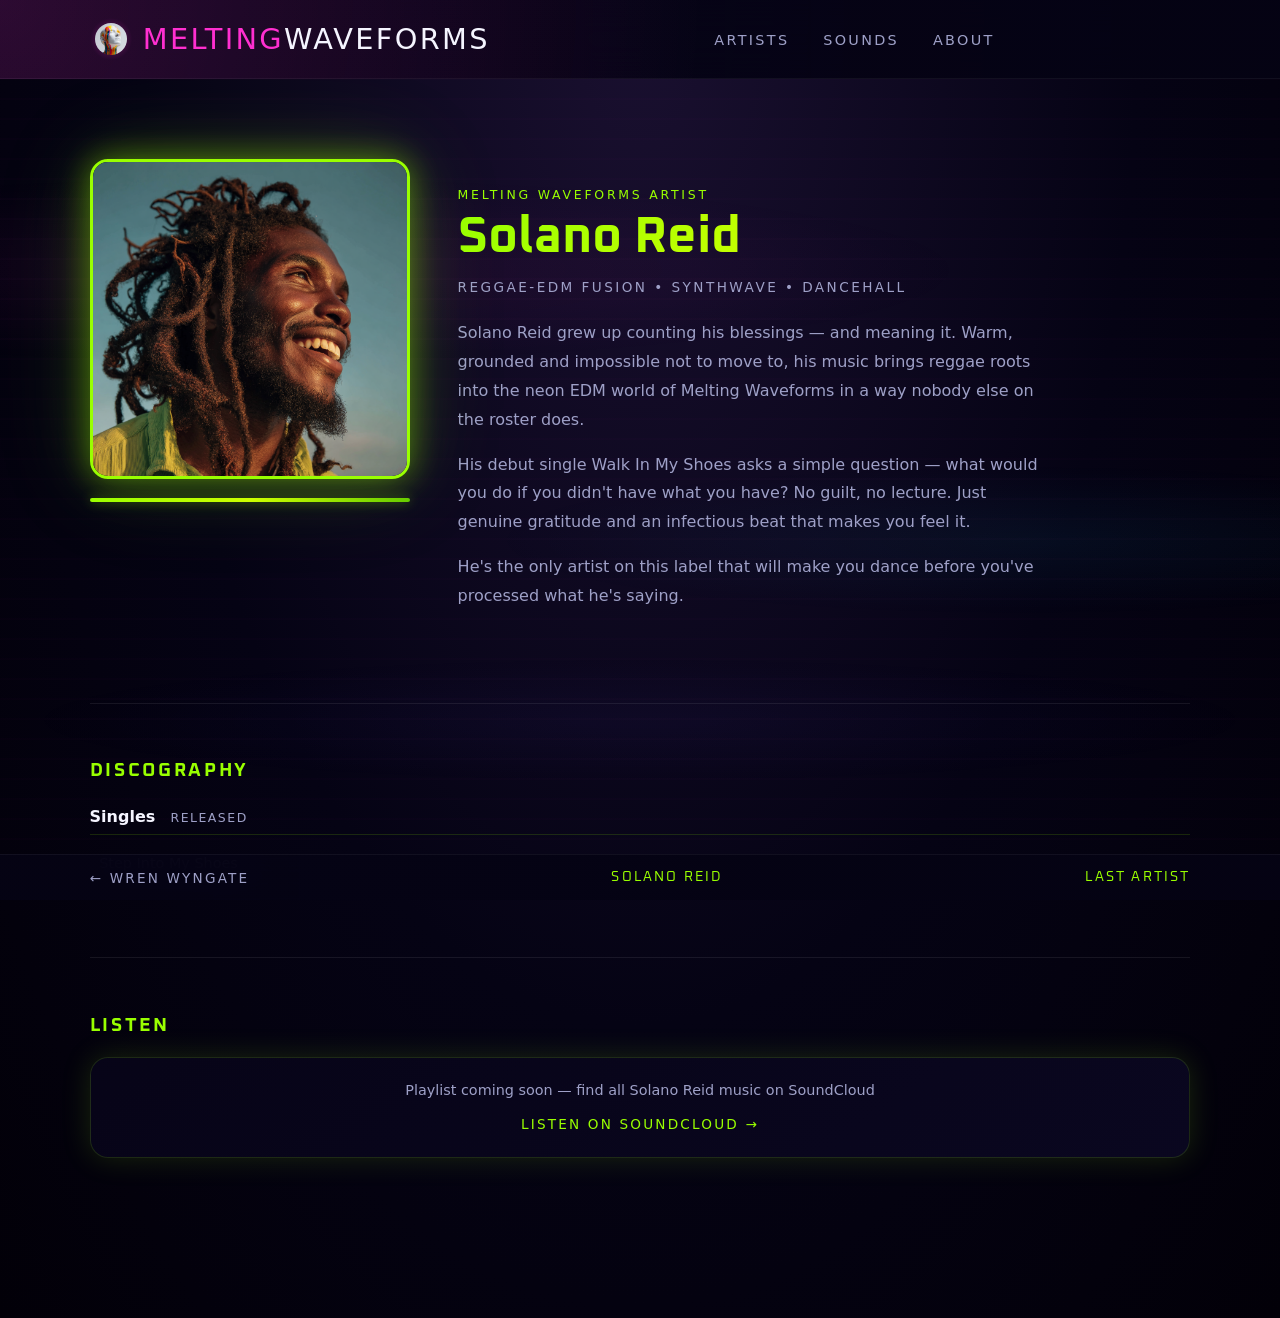
<file: solano.html>
<!DOCTYPE html>
<html lang="en">
<head>
  <meta charset="UTF-8" />
  <meta name="viewport" content="width=device-width, initial-scale=1.0" />
  <title>Solano Reid — Melting Waveforms</title>
  <meta name="description" content="Solano Reid brings reggae roots into the neon EDM world. Warm, grounded and impossible not to move to." />
  <link rel="stylesheet" href="styles.css" />
  <link rel="preconnect" href="https://fonts.googleapis.com">
  <link rel="preconnect" href="https://fonts.gstatic.com" crossorigin>
  <link href="https://fonts.googleapis.com/css2?family=Space+Grotesk:wght@400;500;700&family=Oxanium:wght@500;700&display=swap" rel="stylesheet">
  <style>
    :root {
      --artist-color: #99ff00;
      --artist-color-dim: rgba(153, 255, 0, 0.15);
      --artist-color-glow: rgba(153, 255, 0, 0.4);
      --artist-gradient: linear-gradient(135deg, #99ff00, #ccff00, #66cc00);
    }

    .artist-page {
      min-height: 100vh;
      padding: 0 7vw 120px;
    }

    .artist-header {
      display: grid;
      grid-template-columns: 320px 1fr;
      gap: 3rem;
      padding: 80px 0 60px;
      align-items: start;
    }

    .artist-photo-wrap {
      position: relative;
    }

    .artist-photo {
      width: 100%;
      aspect-ratio: 1;
      object-fit: cover;
      border-radius: 18px;
      border: 3px solid var(--artist-color);
      box-shadow:
        0 0 30px var(--artist-color-glow),
        0 0 60px var(--artist-color-dim),
        0 0 100px var(--artist-color-dim);
      display: block;
    }

    .artist-color-bar {
      width: 100%;
      height: 4px;
      background: var(--artist-gradient);
      border-radius: 999px;
      margin-top: 1.2rem;
      box-shadow: 0 0 12px var(--artist-color-glow);
    }

    .artist-info {
      padding-top: 1rem;
    }

    .artist-label {
      font-size: 0.78rem;
      text-transform: uppercase;
      letter-spacing: 0.22em;
      color: var(--artist-color);
      margin-bottom: 0.5rem;
    }

    .artist-name {
      font-family: "Oxanium", system-ui, sans-serif;
      font-size: clamp(2rem, 4vw, 3.2rem);
      font-weight: 700;
      line-height: 1.08;
      margin: 0 0 0.5rem;
      background: var(--artist-gradient);
      -webkit-background-clip: text;
      background-clip: text;
      color: transparent;
    }

    .artist-genre {
      font-size: 0.85rem;
      color: var(--muted);
      text-transform: uppercase;
      letter-spacing: 0.18em;
      margin-bottom: 1.5rem;
    }

    .artist-bio {
      font-size: 1rem;
      line-height: 1.8;
      color: var(--muted);
      max-width: 580px;
      margin-bottom: 2rem;
    }

    .artist-bio p {
      margin: 0 0 1rem;
    }

    .discography {
      padding: 40px 0;
      border-top: 1px solid var(--border-subtle);
    }

    .discography-title {
      font-family: "Oxanium", system-ui, sans-serif;
      font-size: 1.2rem;
      letter-spacing: 0.14em;
      text-transform: uppercase;
      color: var(--artist-color);
      margin-bottom: 1.5rem;
    }

    .album-block {
      margin-bottom: 2.5rem;
    }

    .album-name {
      font-size: 1rem;
      font-weight: 700;
      color: var(--text);
      margin-bottom: 0.8rem;
      padding-bottom: 0.5rem;
      border-bottom: 1px solid var(--artist-color-dim);
    }

    .album-name span {
      font-size: 0.78rem;
      font-weight: 400;
      color: var(--muted);
      margin-left: 0.6rem;
      text-transform: uppercase;
      letter-spacing: 0.12em;
    }

    .song-list {
      list-style: none;
      padding: 0;
      margin: 0;
      display: grid;
      grid-template-columns: repeat(auto-fill, minmax(220px, 1fr));
      gap: 0.4rem;
    }

    .song-list li {
      font-size: 0.9rem;
      color: var(--muted);
      padding: 0.4rem 0.6rem;
      border-radius: 6px;
      transition: background 0.15s ease, color 0.15s ease;
    }

    .song-list li:hover {
      background: var(--artist-color-dim);
      color: var(--text);
    }

    .player-section {
      padding: 40px 0;
      border-top: 1px solid var(--border-subtle);
    }

    .player-section h2 {
      font-family: "Oxanium", system-ui, sans-serif;
      font-size: 1.2rem;
      letter-spacing: 0.14em;
      text-transform: uppercase;
      color: var(--artist-color);
      margin-bottom: 1.2rem;
    }

    .player-wrap {
      border-radius: var(--radius-lg);
      overflow: hidden;
      border: 1px solid var(--artist-color-dim);
      box-shadow: 0 0 30px var(--artist-color-dim);
      padding: 1.5rem;
      background: linear-gradient(145deg, rgba(7,4,24,0.98), rgba(10,7,32,0.98));
      text-align: center;
    }

    .player-wrap p {
      color: var(--muted);
      font-size: 0.9rem;
      margin: 0 0 1rem;
    }

    .player-wrap a {
      color: var(--artist-color);
      text-decoration: none;
      font-size: 0.85rem;
      text-transform: uppercase;
      letter-spacing: 0.16em;
    }

    .player-wrap a:hover {
      text-decoration: underline;
    }

    .artist-nav {
      position: fixed;
      bottom: 0;
      left: 0;
      right: 0;
      z-index: 20;
      display: flex;
      align-items: center;
      justify-content: space-between;
      padding: 14px 7vw;
      backdrop-filter: blur(18px);
      background: linear-gradient(to right, rgba(5,3,20,0.96), rgba(5,3,20,0.9));
      border-top: 1px solid rgba(255,255,255,0.05);
    }

    .artist-nav a {
      display: inline-flex;
      align-items: center;
      gap: 0.5rem;
      font-size: 0.85rem;
      text-transform: uppercase;
      letter-spacing: 0.16em;
      color: var(--muted);
      text-decoration: none;
      transition: color 0.2s ease;
    }

    .artist-nav a:hover {
      color: var(--artist-color);
    }

    .artist-nav .current {
      font-family: "Oxanium", system-ui, sans-serif;
      font-size: 0.85rem;
      text-transform: uppercase;
      letter-spacing: 0.16em;
      color: var(--artist-color);
    }

    @media (max-width: 800px) {
      .artist-header {
        grid-template-columns: 1fr;
        gap: 2rem;
        padding: 60px 0 40px;
      }

      .artist-photo-wrap {
        max-width: 280px;
        margin: 0 auto;
      }

      .artist-page {
        padding-inline: 5vw;
      }

      .artist-nav {
        padding-inline: 5vw;
      }
    }
  </style>
</head>
<body>
  <div class="bg-grid"></div>
  <div class="bg-glow bg-glow-1"></div>
  <div class="bg-glow bg-glow-2"></div>

  <header class="site-header">
    <a class="logo" href="index.html" aria-label="Melting Waveforms home">
      <img src="logo.png" alt="Melting Waveforms logo" class="logo-img" style="height: 42px; width: auto;" />
      <span>Melting</span> Waveforms
    </a>
    <nav class="nav">
      <a href="index.html#artists">Artists</a>
      <a href="index.html#sounds">Sounds</a>
      <a href="index.html#about">About</a>
    </nav>
  </header>

  <main class="artist-page">
    <section class="artist-header">
      <div class="artist-photo-wrap">
        <img src="Solano.png" alt="Solano Reid" class="artist-photo" />
        <div class="artist-color-bar"></div>
      </div>

      <div class="artist-info">
        <p class="artist-label">Melting Waveforms Artist</p>
        <h1 class="artist-name">Solano Reid</h1>
        <p class="artist-genre">Reggae-EDM Fusion • Synthwave • Dancehall</p>
        <div class="artist-bio">
          <p>Solano Reid grew up counting his blessings — and meaning it. Warm, grounded and impossible not to move to, his music brings reggae roots into the neon EDM world of Melting Waveforms in a way nobody else on the roster does.</p>
          <p>His debut single Walk In My Shoes asks a simple question — what would you do if you didn't have what you have? No guilt, no lecture. Just genuine gratitude and an infectious beat that makes you feel it.</p>
          <p>He's the only artist on this label that will make you dance before you've processed what he's saying.</p>
        </div>
      </div>
    </section>

    <section class="discography">
      <h2 class="discography-title">Discography</h2>

      <div class="album-block">
        <p class="album-name">Singles <span>Released</span></p>
        <ul class="song-list">
          <li>Step Into My Shoes</li>
        </ul>
      </div>
    </section>

    <section class="player-section">
      <h2>Listen</h2>
      <div class="player-wrap">
        <p>Playlist coming soon — find all Solano Reid music on SoundCloud</p>
        <a href="https://soundcloud.com/melting-waveforms" target="_blank">Listen on SoundCloud →</a>
      </div>
    </section>
  </main>

  <nav class="artist-nav">
    <a href="wren.html">← Wren Wyngate</a>
    <span class="current">Solano Reid</span>
    <span class="current">Last Artist</span>
  </nav>

  <script>
    const glow = document.createElement('div');
    glow.style.cssText = `
      position: fixed;
      width: 320px;
      height: 320px;
      border-radius: 50%;
      pointer-events: none;
      z-index: 9999;
      transform: translate(-50%, -50%);
      background: radial-gradient(circle, rgba(153,255,0,0.12) 0%, rgba(102,204,0,0.07) 40%, transparent 70%);
      transition: opacity 0.3s ease;
      opacity: 0;
    `;
    document.body.appendChild(glow);

    document.addEventListener('mousemove', (e) => {
      glow.style.left = e.clientX + 'px';
      glow.style.top = e.clientY + 'px';
      glow.style.opacity = '1';
    });

    document.addEventListener('mouseleave', () => {
      glow.style.opacity = '0';
    });
  </script>
</body>
</html>
</file>
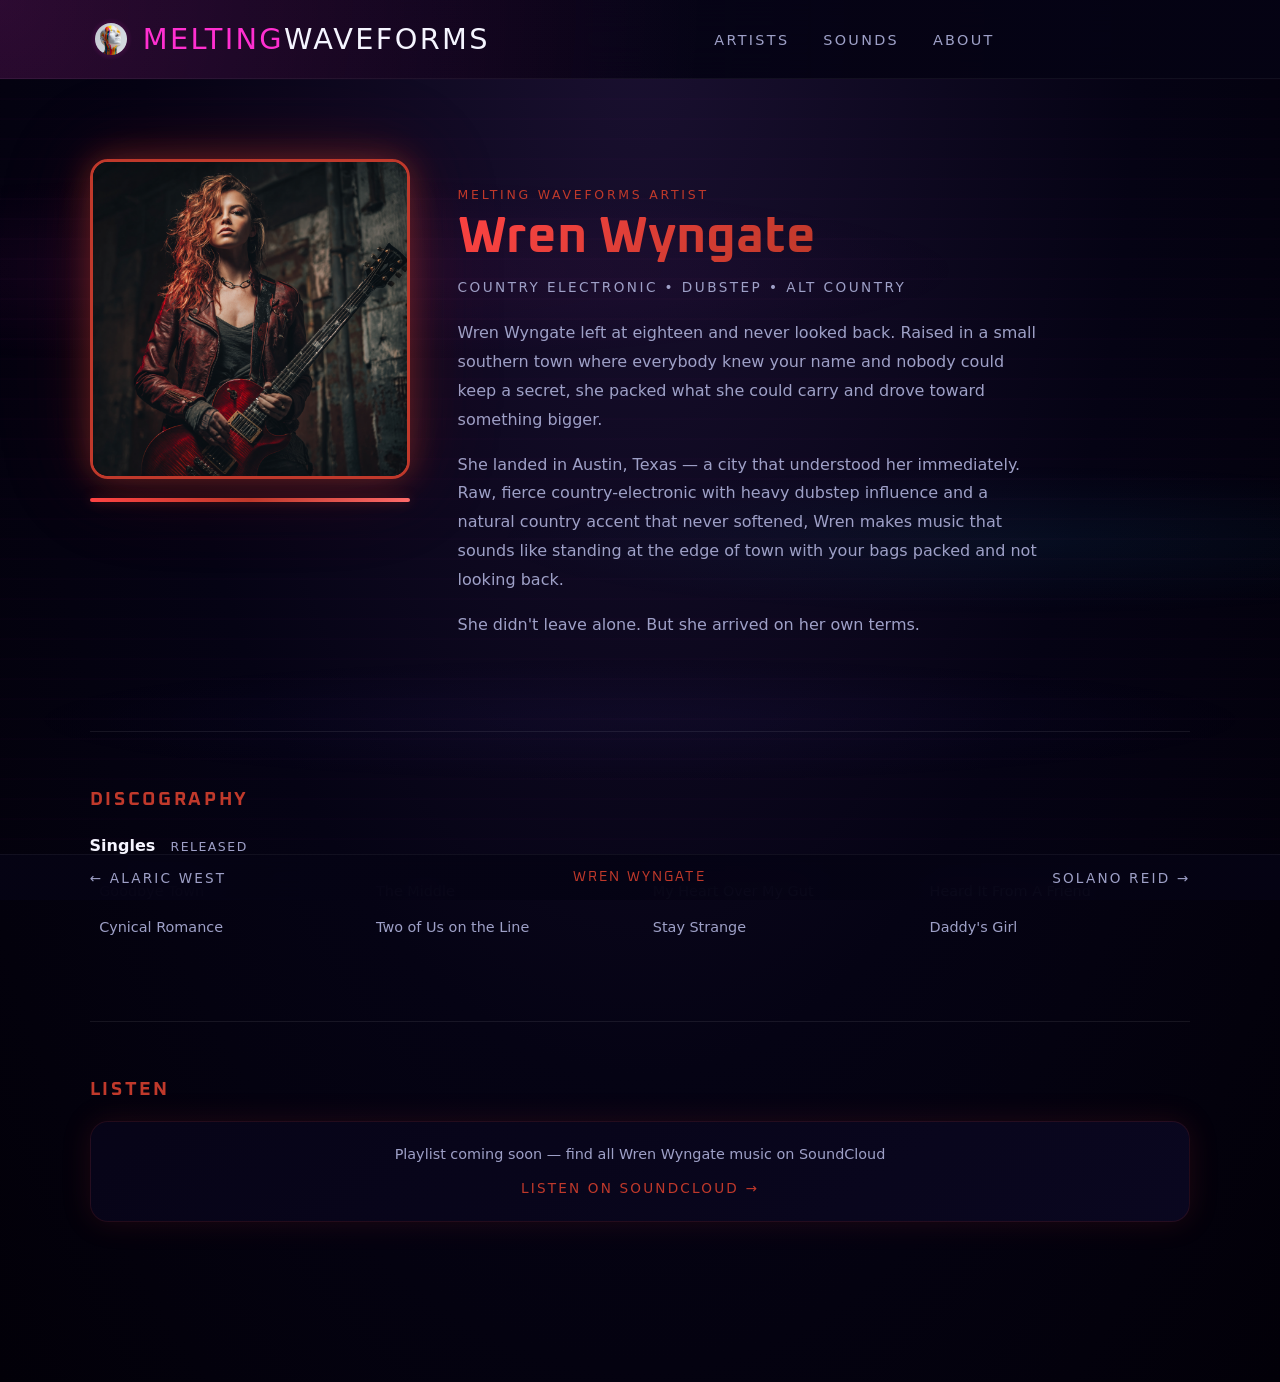
<file: wren.html>
<!DOCTYPE html>
<html lang="en">
<head>
  <meta charset="UTF-8" />
  <meta name="viewport" content="width=device-width, initial-scale=1.0" />
  <title>Wren Wyngate — Melting Waveforms</title>
  <meta name="description" content="Wren Wyngate is raw, fierce country-electronic with heavy dubstep influence. Unapologetic, restless, and impossible to ignore." />
  <link rel="stylesheet" href="styles.css" />
  <link rel="preconnect" href="https://fonts.googleapis.com">
  <link rel="preconnect" href="https://fonts.gstatic.com" crossorigin>
  <link href="https://fonts.googleapis.com/css2?family=Space+Grotesk:wght@400;500;700&family=Oxanium:wght@500;700&display=swap" rel="stylesheet">
  <style>
    :root {
      --artist-color: #c0392b;
      --artist-color-dim: rgba(192, 57, 43, 0.15);
      --artist-color-glow: rgba(192, 57, 43, 0.4);
      --artist-gradient: linear-gradient(135deg, #ff4444, #c0392b, #ff6b6b);
    }

    .artist-page {
      min-height: 100vh;
      padding: 0 7vw 120px;
    }

    .artist-header {
      display: grid;
      grid-template-columns: 320px 1fr;
      gap: 3rem;
      padding: 80px 0 60px;
      align-items: start;
    }

    .artist-photo-wrap {
      position: relative;
    }

    .artist-photo {
      width: 100%;
      aspect-ratio: 1;
      object-fit: cover;
      border-radius: 18px;
      border: 3px solid var(--artist-color);
      box-shadow:
        0 0 30px var(--artist-color-glow),
        0 0 60px var(--artist-color-dim),
        0 0 100px var(--artist-color-dim);
      display: block;
    }

    .artist-color-bar {
      width: 100%;
      height: 4px;
      background: var(--artist-gradient);
      border-radius: 999px;
      margin-top: 1.2rem;
      box-shadow: 0 0 12px var(--artist-color-glow);
    }

    .artist-info {
      padding-top: 1rem;
    }

    .artist-label {
      font-size: 0.78rem;
      text-transform: uppercase;
      letter-spacing: 0.22em;
      color: var(--artist-color);
      margin-bottom: 0.5rem;
    }

    .artist-name {
      font-family: "Oxanium", system-ui, sans-serif;
      font-size: clamp(2rem, 4vw, 3.2rem);
      font-weight: 700;
      line-height: 1.08;
      margin: 0 0 0.5rem;
      background: var(--artist-gradient);
      -webkit-background-clip: text;
      background-clip: text;
      color: transparent;
    }

    .artist-genre {
      font-size: 0.85rem;
      color: var(--muted);
      text-transform: uppercase;
      letter-spacing: 0.18em;
      margin-bottom: 1.5rem;
    }

    .artist-bio {
      font-size: 1rem;
      line-height: 1.8;
      color: var(--muted);
      max-width: 580px;
      margin-bottom: 2rem;
    }

    .artist-bio p {
      margin: 0 0 1rem;
    }

    .discography {
      padding: 40px 0;
      border-top: 1px solid var(--border-subtle);
    }

    .discography-title {
      font-family: "Oxanium", system-ui, sans-serif;
      font-size: 1.2rem;
      letter-spacing: 0.14em;
      text-transform: uppercase;
      color: var(--artist-color);
      margin-bottom: 1.5rem;
    }

    .album-block {
      margin-bottom: 2.5rem;
    }

    .album-name {
      font-size: 1rem;
      font-weight: 700;
      color: var(--text);
      margin-bottom: 0.8rem;
      padding-bottom: 0.5rem;
      border-bottom: 1px solid var(--artist-color-dim);
    }

    .album-name span {
      font-size: 0.78rem;
      font-weight: 400;
      color: var(--muted);
      margin-left: 0.6rem;
      text-transform: uppercase;
      letter-spacing: 0.12em;
    }

    .song-list {
      list-style: none;
      padding: 0;
      margin: 0;
      display: grid;
      grid-template-columns: repeat(auto-fill, minmax(220px, 1fr));
      gap: 0.4rem;
    }

    .song-list li {
      font-size: 0.9rem;
      color: var(--muted);
      padding: 0.4rem 0.6rem;
      border-radius: 6px;
      transition: background 0.15s ease, color 0.15s ease;
    }

    .song-list li:hover {
      background: var(--artist-color-dim);
      color: var(--text);
    }

    .player-section {
      padding: 40px 0;
      border-top: 1px solid var(--border-subtle);
    }

    .player-section h2 {
      font-family: "Oxanium", system-ui, sans-serif;
      font-size: 1.2rem;
      letter-spacing: 0.14em;
      text-transform: uppercase;
      color: var(--artist-color);
      margin-bottom: 1.2rem;
    }

    .player-wrap {
      border-radius: var(--radius-lg);
      overflow: hidden;
      border: 1px solid var(--artist-color-dim);
      box-shadow: 0 0 30px var(--artist-color-dim);
      padding: 1.5rem;
      background: linear-gradient(145deg, rgba(7,4,24,0.98), rgba(10,7,32,0.98));
      text-align: center;
    }

    .player-wrap p {
      color: var(--muted);
      font-size: 0.9rem;
      margin: 0 0 1rem;
    }

    .player-wrap a {
      color: var(--artist-color);
      text-decoration: none;
      font-size: 0.85rem;
      text-transform: uppercase;
      letter-spacing: 0.16em;
    }

    .player-wrap a:hover {
      text-decoration: underline;
    }

    .artist-nav {
      position: fixed;
      bottom: 0;
      left: 0;
      right: 0;
      z-index: 20;
      display: flex;
      align-items: center;
      justify-content: space-between;
      padding: 14px 7vw;
      backdrop-filter: blur(18px);
      background: linear-gradient(to right, rgba(5,3,20,0.96), rgba(5,3,20,0.9));
      border-top: 1px solid rgba(255,255,255,0.05);
    }

    .artist-nav a {
      display: inline-flex;
      align-items: center;
      gap: 0.5rem;
      font-size: 0.85rem;
      text-transform: uppercase;
      letter-spacing: 0.16em;
      color: var(--muted);
      text-decoration: none;
      transition: color 0.2s ease;
    }

    .artist-nav a:hover {
      color: var(--artist-color);
    }

    .artist-nav .current {
      font-family: "Oxanium", system-ui, sans-serif;
      font-size: 0.85rem;
      text-transform: uppercase;
      letter-spacing: 0.16em;
      color: var(--artist-color);
    }

    @media (max-width: 800px) {
      .artist-header {
        grid-template-columns: 1fr;
        gap: 2rem;
        padding: 60px 0 40px;
      }

      .artist-photo-wrap {
        max-width: 280px;
        margin: 0 auto;
      }

      .artist-page {
        padding-inline: 5vw;
      }

      .artist-nav {
        padding-inline: 5vw;
      }
    }
  </style>
</head>
<body>
  <div class="bg-grid"></div>
  <div class="bg-glow bg-glow-1"></div>
  <div class="bg-glow bg-glow-2"></div>

  <header class="site-header">
    <a class="logo" href="index.html" aria-label="Melting Waveforms home">
      <img src="logo.png" alt="Melting Waveforms logo" class="logo-img" style="height: 42px; width: auto;" />
      <span>Melting</span> Waveforms
    </a>
    <nav class="nav">
      <a href="index.html#artists">Artists</a>
      <a href="index.html#sounds">Sounds</a>
      <a href="index.html#about">About</a>
    </nav>
  </header>

  <main class="artist-page">
    <section class="artist-header">
      <div class="artist-photo-wrap">
        <img src="Wren.png" alt="Wren Wyngate" class="artist-photo" />
        <div class="artist-color-bar"></div>
      </div>

      <div class="artist-info">
        <p class="artist-label">Melting Waveforms Artist</p>
        <h1 class="artist-name">Wren Wyngate</h1>
        <p class="artist-genre">Country Electronic • Dubstep • Alt Country</p>
        <div class="artist-bio">
          <p>Wren Wyngate left at eighteen and never looked back. Raised in a small southern town where everybody knew your name and nobody could keep a secret, she packed what she could carry and drove toward something bigger.</p>
          <p>She landed in Austin, Texas — a city that understood her immediately. Raw, fierce country-electronic with heavy dubstep influence and a natural country accent that never softened, Wren makes music that sounds like standing at the edge of town with your bags packed and not looking back.</p>
          <p>She didn't leave alone. But she arrived on her own terms.</p>
        </div>
      </div>
    </section>

    <section class="discography">
      <h2 class="discography-title">Discography</h2>

      <div class="album-block">
        <p class="album-name">Singles <span>Released</span></p>
        <ul class="song-list">
          <li>Goodbye Town</li>
          <li>The Middle</li>
          <li>My Heart Over My Gut</li>
          <li>Heard It From A Friend</li>
          <li>Cynical Romance</li>
          <li>Two of Us on the Line</li>
          <li>Stay Strange</li>
          <li>Daddy's Girl</li>
        </ul>
      </div>
    </section>

    <section class="player-section">
      <h2>Listen</h2>
      <div class="player-wrap">
        <p>Playlist coming soon — find all Wren Wyngate music on SoundCloud</p>
        <a href="https://soundcloud.com/melting-waveforms" target="_blank">Listen on SoundCloud →</a>
      </div>
    </section>
  </main>

  <nav class="artist-nav">
    <a href="alaric.html">← Alaric West</a>
    <span class="current">Wren Wyngate</span>
    <a href="solano.html">Solano Reid →</a>
  </nav>

  <script>
    const glow = document.createElement('div');
    glow.style.cssText = `
      position: fixed;
      width: 320px;
      height: 320px;
      border-radius: 50%;
      pointer-events: none;
      z-index: 9999;
      transform: translate(-50%, -50%);
      background: radial-gradient(circle, rgba(192,57,43,0.12) 0%, rgba(255,68,68,0.07) 40%, transparent 70%);
      transition: opacity 0.3s ease;
      opacity: 0;
    `;
    document.body.appendChild(glow);

    document.addEventListener('mousemove', (e) => {
      glow.style.left = e.clientX + 'px';
      glow.style.top = e.clientY + 'px';
      glow.style.opacity = '1';
    });

    document.addEventListener('mouseleave', () => {
      glow.style.opacity = '0';
    });
  </script>
</body>
</html>
</file>
<file: styles.css>
:root {
  --bg: #050314;
  --bg-alt: #09071f;
  --accent-1: #ff2fd0;
  --accent-2: #6b5bff;
  --accent-3: #23d5ff;
  --text: #f5f5ff;
  --muted: #9ea0c7;
  --border-subtle: rgba(255, 255, 255, 0.08);
  --radius-lg: 18px;
  --radius-md: 12px;
  --radius-pill: 999px;
  --shadow-soft: 0 24px 80px rgba(0, 0, 0, 0.55);
  --blur: 18px;
}

*,
*::before,
*::after {
  box-sizing: border-box;
}

html, body {
  margin: 0;
  padding: 0;
}

body {
  min-height: 100vh;
  font-family: system-ui, -apple-system, BlinkMacSystemFont, "Segoe UI", sans-serif;
  background: radial-gradient(ellipse at top, #1a1030 0%, #050314 55%, #020008 100%);
  color: var(--text);
  overflow-x: hidden;
}

/* Waveform background */
.bg-grid {
  position: fixed;
  inset: 0;
  pointer-events: none;
  z-index: -3;
  overflow: hidden;
}

.bg-grid::before {
  content: "";
  position: absolute;
  inset: 0;
  background:
    repeating-linear-gradient(
      180deg,
      transparent 0px,
      transparent 18px,
      rgba(255, 47, 208, 0.015) 18px,
      rgba(255, 47, 208, 0.015) 20px
    );
}

.bg-grid::after {
  content: "";
  position: absolute;
  inset: 0;
  background-image:
    radial-gradient(ellipse 80% 15% at 20% 30%, rgba(255,47,208,0.06) 0%, transparent 70%),
    radial-gradient(ellipse 60% 12% at 80% 60%, rgba(35,213,255,0.05) 0%, transparent 70%),
    radial-gradient(ellipse 70% 10% at 50% 80%, rgba(107,91,255,0.04) 0%, transparent 70%);
}

.bg-glow {
  display: none;
}

/* Header */
.site-header {
  position: sticky;
  top: 0;
  z-index: 20;
  display: grid;
  grid-template-columns: auto 1fr;
  align-items: center;
  padding: 18px 7vw;
  backdrop-filter: blur(18px);
  background: radial-gradient(circle at top left, rgba(255, 47, 208, 0.16), transparent 55%),
              linear-gradient(to right, rgba(5, 3, 20, 0.96), rgba(5, 3, 20, 0.9));
  border-bottom: 1px solid rgba(255, 255, 255, 0.05);
}

.nav {
  text-align: center;
}

.logo {
  font-family: system-ui, -apple-system, "Segoe UI", sans-serif;
  font-size: 1.8rem;
  letter-spacing: 0.08em;
  text-transform: uppercase;
  color: var(--text);
  text-decoration: none;
  display: flex;
  align-items: center;
}

.logo span {
  color: var(--accent-1);
}

@keyframes logoPulse {
  0%   { box-shadow: 0 0 20px rgba(255,47,208,0.8); }
  16%  { box-shadow: 0 0 25px rgba(255,102,0,0.8); }
  33%  { box-shadow: 0 0 25px rgba(204,255,0,0.8); }
  50%  { box-shadow: 0 0 25px rgba(0,245,255,0.8); }
  66%  { box-shadow: 0 0 25px rgba(107,91,255,0.8); }
  83%  { box-shadow: 0 0 25px rgba(255,47,208,0.8); }
  100% { box-shadow: 0 0 20px rgba(255,102,0,0.8); }
}

.logo-img {
  height: 52px;
  width: auto;
  vertical-align: middle;
  margin-right: 0.7rem;
  border-radius: 50%;
  background: radial-gradient(circle, rgba(255,47,208,0.35), rgba(5,3,20,0.95));
  padding: 5px;
  animation: logoPulse 3s ease-in-out infinite;
}

.nav a {
  margin-left: 1.8rem;
  font-size: 0.9rem;
  text-decoration: none;
  text-transform: uppercase;
  letter-spacing: 0.16em;
  color: var(--muted);
  position: relative;
  transition: color 0.2s ease;
}

.nav a::after {
  content: "";
  position: absolute;
  left: 0;
  bottom: -6px;
  width: 0;
  height: 2px;
  border-radius: 999px;
  background: linear-gradient(90deg, var(--accent-1), var(--accent-3));
  transition: width 0.22s ease-out;
}

.nav a:hover {
  color: var(--text);
}

.nav a:hover::after {
  width: 100%;
}

/* Hero */
main {
  padding: 0 7vw 72px;
}

.hero {
  padding: 96px 0 80px;
  display: flex;
  align-items: center;
  position: relative;
}

.hero::before {
  content: "";
  position: absolute;
  inset: 0;
  background-image: url('header_background.png');
  background-size: cover;
  background-position: center;
  background-repeat: no-repeat;
  opacity: 0.4;
  pointer-events: none;
  z-index: 0;
}

.hero-content {
  max-width: 700px;
  position: relative;
  z-index: 1;
}

.tagline {
  text-transform: uppercase;
  letter-spacing: 0.22em;
  font-size: 0.78rem;
  color: var(--accent-3);
  margin-bottom: 0.9rem;
}

.hero-title {
  font-family: system-ui, -apple-system, "Segoe UI", sans-serif;
  font-weight: 700;
  font-size: clamp(2.4rem, 4vw, 3.6rem);
  line-height: 1.08;
  margin: 0 0 1rem;
  background: linear-gradient(90deg, 
    #00b4ff 0%,
    #9b00ff 20%,
    #ff2fd0 35%,
    #ccff00 50%,
    #00f5ff 65%,
    #ff2fd0 100%
  );
  -webkit-background-clip: text;
  background-clip: text;
  color: transparent;
}

.hero-subtitle {
  font-size: 0.98rem;
  line-height: 1.7;
  color: var(--muted);
  max-width: 540px;
}

.hero-cta {
  display: flex;
  flex-wrap: wrap;
  gap: 0.9rem;
  margin-top: 1.8rem;
}

.btn {
  display: inline-flex;
  align-items: center;
  justify-content: center;
  padding: 0.75rem 1.6rem;
  border-radius: var(--radius-pill);
  border: 1px solid transparent;
  font-size: 0.87rem;
  letter-spacing: 0.16em;
  text-transform: uppercase;
  text-decoration: none;
  cursor: pointer;
  transition: transform 0.15s ease, box-shadow 0.15s ease, background 0.2s ease, border-color 0.2s ease, color 0.2s ease;
}

.btn.primary {
  background: linear-gradient(90deg,
    #00b4ff 0%,
    #9b00ff 20%,
    #ff2fd0 35%,
    #ccff00 50%,
    #00f5ff 65%,
    #ff2fd0 100%
  );
  color: #050314;
  box-shadow: 0 0 20px rgba(255,47,208,0.5), 0 0 40px rgba(0,245,255,0.3);
  font-weight: 700;
}

.btn.primary:hover {
  transform: translateY(-2px);
  box-shadow: 0 0 30px rgba(255,47,208,0.7), 0 0 60px rgba(0,245,255,0.4);
}

.btn.ghost {
  border-color: rgba(255, 255, 255, 0.3);
  color: var(--text);
  background: rgba(7, 4, 24, 0.9);
}

.btn.ghost:hover {
  background: rgba(16, 9, 45, 0.95);
  border-color: var(--accent-2);
}

/* Sections */
.section-title {
  font-family: system-ui, -apple-system, "Segoe UI", sans-serif;
  font-size: 1.5rem;
  letter-spacing: 0.14em;
  text-transform: uppercase;
  margin-bottom: 0.5rem;
}

.section-subtitle {
  font-size: 0.95rem;
  color: var(--muted);
  max-width: 520px;
  margin-bottom: 2rem;
}

/* Artists */
.artists {
  padding: 16px 0 64px;
}

.artist-grid {
  display: grid;
  grid-template-columns: repeat(auto-fit, minmax(210px, 1fr));
  gap: 1.4rem;
}

.artist-card {
  padding: 1.35rem 1.2rem 1.4rem;
  border-radius: var(--radius-md);
  background: linear-gradient(145deg, rgba(7, 4, 24, 0.98), rgba(10, 7, 32, 0.98));
  border: 1px solid var(--border-subtle);
  box-shadow: var(--shadow-soft);
  position: relative;
  overflow: hidden;
  transition: transform 0.2s ease, box-shadow 0.2s ease;
}

/* Individual artist card colors */
.artist-harland {
  border-color: rgba(255, 180, 50, 0.3);
}
.artist-harland:hover {
  box-shadow: 0 0 30px rgba(255, 180, 50, 0.2);
}

.artist-kaelith {
  border-color: rgba(255, 47, 208, 0.3);
}
.artist-kaelith:hover {
  box-shadow: 0 0 30px rgba(255, 47, 208, 0.2);
}

.artist-sylraen {
  border-color: rgba(180, 130, 255, 0.3);
}
.artist-sylraen:hover {
  box-shadow: 0 0 30px rgba(180, 130, 255, 0.2);
}

.artist-elion {
  border-color: rgba(35, 130, 255, 0.3);
}
.artist-elion:hover {
  box-shadow: 0 0 30px rgba(35, 130, 255, 0.2);
}

.artist-alaric {
  border-color: rgba(35, 213, 255, 0.3);
}
.artist-alaric:hover {
  box-shadow: 0 0 30px rgba(35, 213, 255, 0.2);
}

.artist-wren {
  border-color: rgba(200, 30, 30, 0.3);
}
.artist-wren:hover {
  box-shadow: 0 0 30px rgba(200, 30, 30, 0.2);
}

.artist-solano {
  border-color: rgba(150, 255, 50, 0.3);
}
.artist-solano:hover {
  box-shadow: 0 0 30px rgba(150, 255, 50, 0.2);
}

.artist-card:hover {
  transform: translateY(-3px);
}

.artist-card h3 {
  margin: 0 0 0.3rem;
  font-size: 1.02rem;
}

.artist-tag {
  margin: 0 0 0.7rem;
  font-size: 0.8rem;
  text-transform: uppercase;
  letter-spacing: 0.18em;
  color: var(--accent-3);
}

.artist-desc {
  margin: 0 0 0.8rem;
  font-size: 0.9rem;
  color: var(--muted);
}

.artist-meta {
  font-size: 0.82rem;
  color: var(--muted);
  margin: 0;
}

/* Sounds */
.sounds {
  padding: 32px 0 64px;
}

.sounds-layout {
  display: grid;
  grid-template-columns: minmax(0, 1.4fr) minmax(0, 1fr);
  gap: 1.6rem;
}

.sounds-panel,
.link-list {
  border-radius: var(--radius-lg);
  background: linear-gradient(145deg, rgba(7, 4, 24, 0.98), rgba(11, 7, 35, 0.98));
  border: 1px solid var(--border-subtle);
  box-shadow: var(--shadow-soft);
  padding: 1.5rem 1.4rem;
}

.sounds-panel h3,
.link-list h3 {
  margin: 0 0 0.7rem;
  font-size: 1rem;
  text-transform: uppercase;
  letter-spacing: 0.18em;
}

.sounds-panel p {
  margin: 0 0 1rem;
  font-size: 0.9rem;
  color: var(--muted);
}

.player-placeholder {
  border-radius: var(--radius-md);
  border: 1px dashed rgba(255, 255, 255, 0.2);
  min-height: 170px;
  display: flex;
  align-items: center;
  justify-content: center;
  color: var(--muted);
  font-size: 0.85rem;
  background: radial-gradient(circle at top, rgba(35, 213, 255, 0.14), transparent 65%);
}

.link-list ul {
  list-style: none;
  padding: 0;
  margin: 0.3rem 0 0;
  display: grid;
  gap: 0.4rem;
}

.link-list li {
  display: flex;
  justify-content: space-between;
  font-size: 0.9rem;
  color: var(--muted);
}

.link-list span {
  color: var(--text);
}

.link-list a {
  color: var(--accent-2);
  text-decoration: none;
  font-size: 0.85rem;
}

.link-list a:hover {
  text-decoration: underline;
}

/* About */
.about {
  padding: 32px 0 40px;
}

.about-text {
  max-width: 620px;
  font-size: 0.95rem;
  color: var(--muted);
  line-height: 1.8;
}

/* Footer */
.site-footer {
  padding: 20px 7vw 26px;
  border-top: 1px solid rgba(255, 255, 255, 0.05);
  font-size: 0.8rem;
  color: var(--muted);
  text-align: center;
}

/* Responsive */
@media (max-width: 800px) {
  .site-header {
    padding-inline: 5vw;
  }

  main {
    padding-inline: 5vw;
  }

  .hero {
    padding-top: 72px;
  }

  .nav a {
    margin-left: 1.1rem;
    font-size: 0.78rem;
  }

  .sounds-layout {
    grid-template-columns: 1fr;
  }
}

@media (max-width: 560px) {
  .site-header {
    grid-template-columns: 1fr;
    justify-items: center;
    gap: 0.6rem;
  }

  .nav a {
    margin-left: 0;
    margin-right: 1.1rem;
  }

  .hero-cta {
    flex-direction: column;
    align-items: flex-start;
  }
}
</file>
